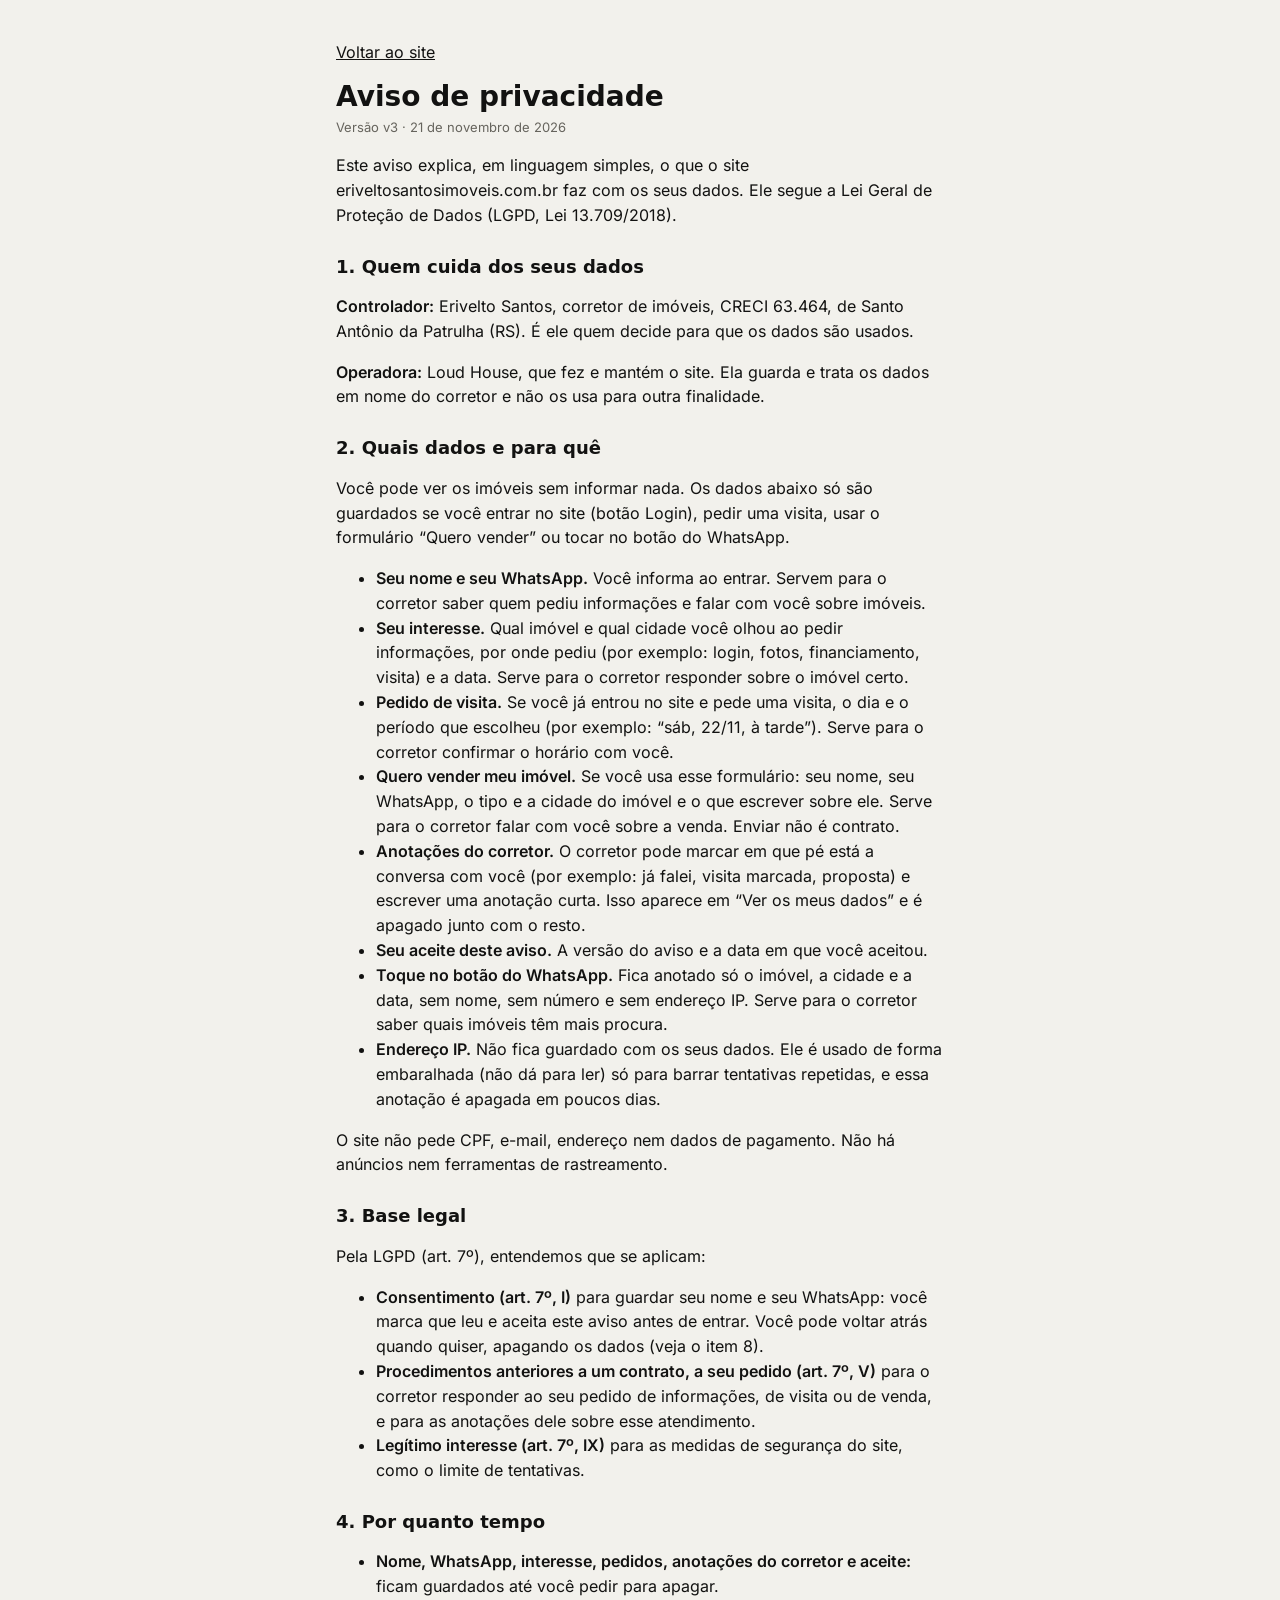
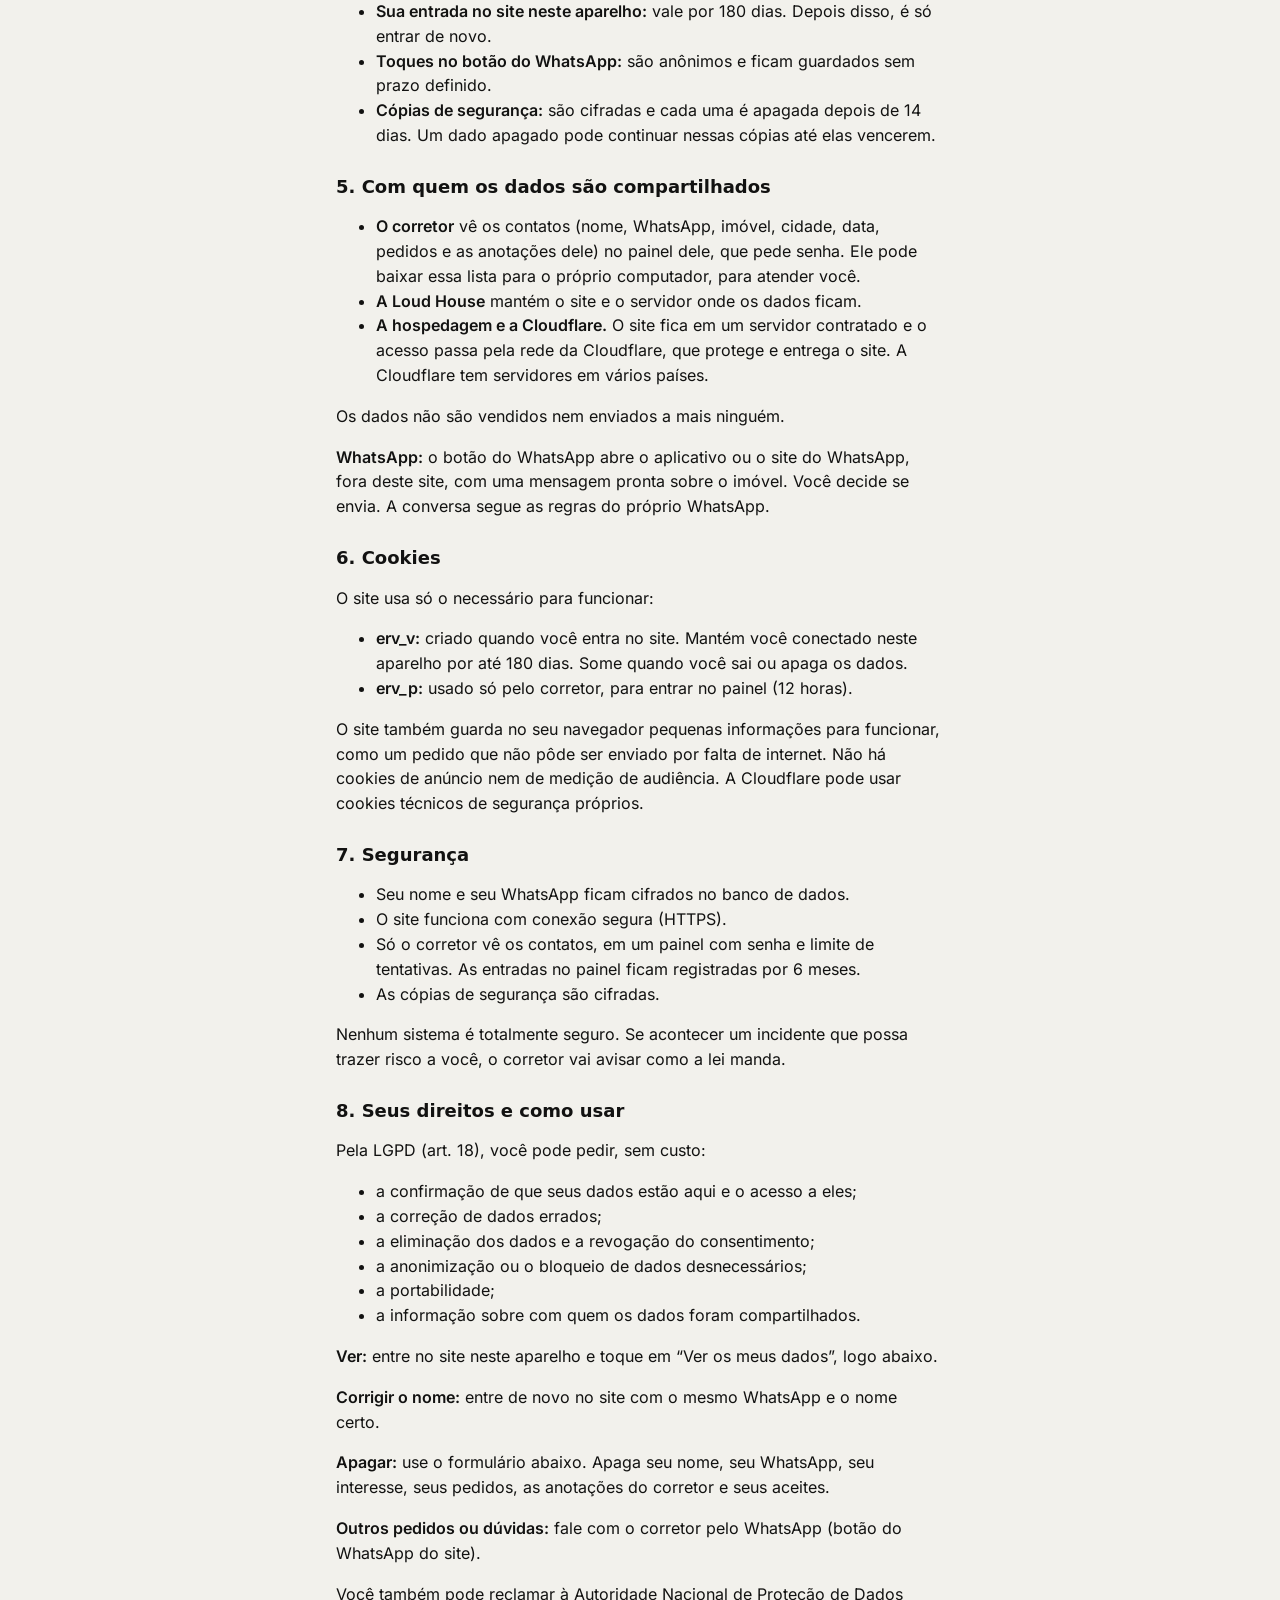
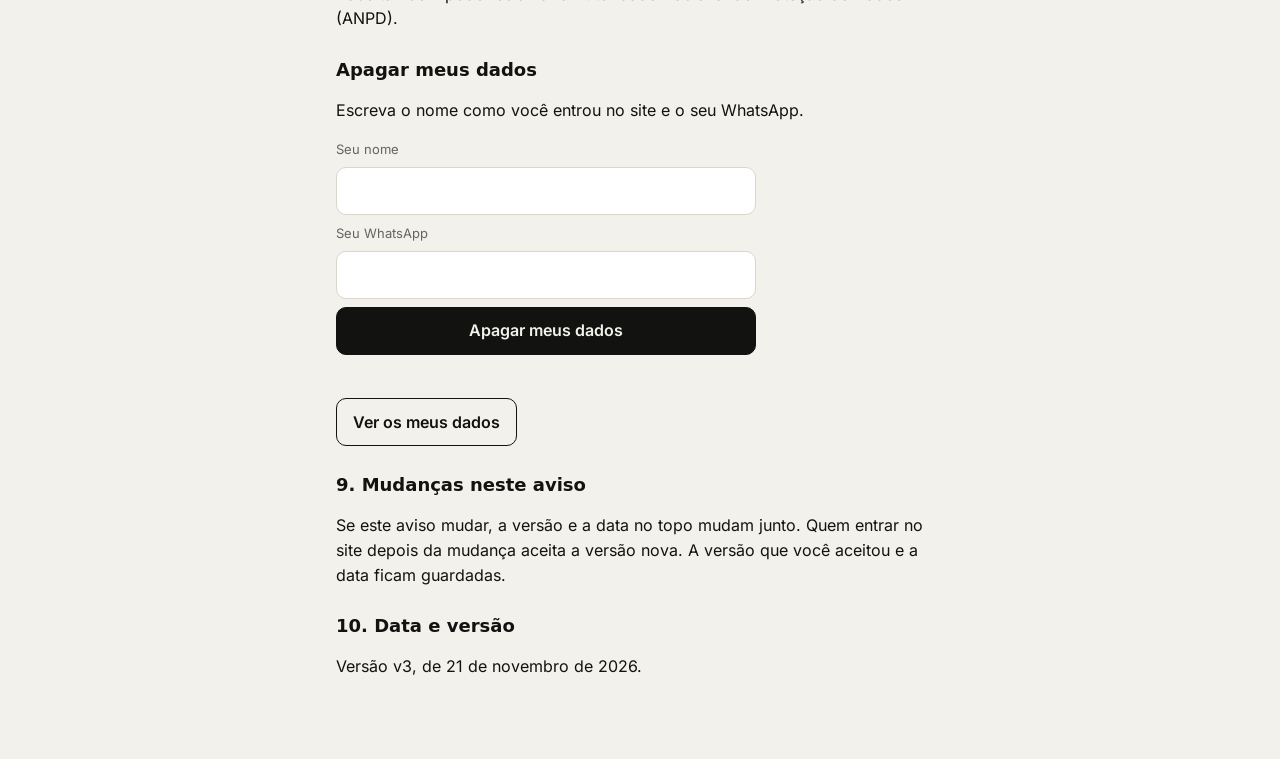
<file: site/privacidade/index.html>
<!doctype html>
<!-- modelo, sem revisão jurídica (pendente: T02)
     Este aviso descreve o que o servidor (app/app.py) faz de verdade. Mudou o servidor? Revise este texto.
     Ao mudar o texto: suba a versão AQUI (data-versao e "Versão vN"), em AVISO_VERSAO no site/ponte.js e no padrão de
     ERV_AVISO_VERSAO (app/app.py e .env.example). O teste test_t03_aviso_privacidade.py confere se os quatro batem. -->
<html lang="pt-BR">
<head>
<meta charset="utf-8">
<meta name="viewport" content="width=device-width,initial-scale=1">
<meta name="robots" content="noindex,nofollow">
<title>Aviso de privacidade · Erivelto Santos</title>
<link rel="stylesheet" href="/fontes/fontes.css">
<link rel="stylesheet" href="/privacidade/privacidade.css">
</head>
<body>
<main class="pv">
<p><a href="/" class="pv-volta">Voltar ao site</a></p>
<h1>Aviso de privacidade</h1>
<p class="pv-d" id="pv-versao" data-versao="v3">Versão v3 · 21 de novembro de 2026</p>

<p>Este aviso explica, em linguagem simples, o que o site eriveltosantosimoveis.com.br faz com os seus dados. Ele segue a Lei Geral de Proteção de Dados (LGPD, Lei 13.709/2018).</p>

<h2 id="quem">1. Quem cuida dos seus dados</h2>
<p><b>Controlador:</b> Erivelto Santos, corretor de imóveis, CRECI 63.464, de Santo Antônio da Patrulha (RS). É ele quem decide para que os dados são usados.</p>
<p><b>Operadora:</b> Loud House, que fez e mantém o site. Ela guarda e trata os dados em nome do corretor e não os usa para outra finalidade.</p>

<h2 id="dados">2. Quais dados e para quê</h2>
<p>Você pode ver os imóveis sem informar nada. Os dados abaixo só são guardados se você entrar no site (botão Login), pedir uma visita, usar o formulário “Quero vender” ou tocar no botão do WhatsApp.</p>
<ul>
<li><b>Seu nome e seu WhatsApp.</b> Você informa ao entrar. Servem para o corretor saber quem pediu informações e falar com você sobre imóveis.</li>
<li><b>Seu interesse.</b> Qual imóvel e qual cidade você olhou ao pedir informações, por onde pediu (por exemplo: login, fotos, financiamento, visita) e a data. Serve para o corretor responder sobre o imóvel certo.</li>
<li><b>Pedido de visita.</b> Se você já entrou no site e pede uma visita, o dia e o período que escolheu (por exemplo: “sáb, 22/11, à tarde”). Serve para o corretor confirmar o horário com você.</li>
<li><b>Quero vender meu imóvel.</b> Se você usa esse formulário: seu nome, seu WhatsApp, o tipo e a cidade do imóvel e o que escrever sobre ele. Serve para o corretor falar com você sobre a venda. Enviar não é contrato.</li>
<li><b>Anotações do corretor.</b> O corretor pode marcar em que pé está a conversa com você (por exemplo: já falei, visita marcada, proposta) e escrever uma anotação curta. Isso aparece em “Ver os meus dados” e é apagado junto com o resto.</li>
<li><b>Seu aceite deste aviso.</b> A versão do aviso e a data em que você aceitou.</li>
<li><b>Toque no botão do WhatsApp.</b> Fica anotado só o imóvel, a cidade e a data, sem nome, sem número e sem endereço IP. Serve para o corretor saber quais imóveis têm mais procura.</li>
<li><b>Endereço IP.</b> Não fica guardado com os seus dados. Ele é usado de forma embaralhada (não dá para ler) só para barrar tentativas repetidas, e essa anotação é apagada em poucos dias.</li>
</ul>
<p>O site não pede CPF, e-mail, endereço nem dados de pagamento. Não há anúncios nem ferramentas de rastreamento.</p>

<h2 id="base">3. Base legal</h2>
<p>Pela LGPD (art. 7º), entendemos que se aplicam:</p>
<ul>
<li><b>Consentimento (art. 7º, I)</b> para guardar seu nome e seu WhatsApp: você marca que leu e aceita este aviso antes de entrar. Você pode voltar atrás quando quiser, apagando os dados (veja o item 8).</li>
<li><b>Procedimentos anteriores a um contrato, a seu pedido (art. 7º, V)</b> para o corretor responder ao seu pedido de informações, de visita ou de venda, e para as anotações dele sobre esse atendimento.</li>
<li><b>Legítimo interesse (art. 7º, IX)</b> para as medidas de segurança do site, como o limite de tentativas.</li>
</ul>

<h2 id="tempo">4. Por quanto tempo</h2>
<ul>
<li><b>Nome, WhatsApp, interesse, pedidos, anotações do corretor e aceite:</b> ficam guardados até você pedir para apagar.</li>
<li><b>Sua entrada no site neste aparelho:</b> vale por 180 dias. Depois disso, é só entrar de novo.</li>
<li><b>Toques no botão do WhatsApp:</b> são anônimos e ficam guardados sem prazo definido.</li>
<li><b>Cópias de segurança:</b> são cifradas e cada uma é apagada depois de 14 dias. Um dado apagado pode continuar nessas cópias até elas vencerem.</li>
</ul>

<h2 id="quem-ve">5. Com quem os dados são compartilhados</h2>
<ul>
<li><b>O corretor</b> vê os contatos (nome, WhatsApp, imóvel, cidade, data, pedidos e as anotações dele) no painel dele, que pede senha. Ele pode baixar essa lista para o próprio computador, para atender você.</li>
<li><b>A Loud House</b> mantém o site e o servidor onde os dados ficam.</li>
<li><b>A hospedagem e a Cloudflare.</b> O site fica em um servidor contratado e o acesso passa pela rede da Cloudflare, que protege e entrega o site. A Cloudflare tem servidores em vários países.</li>
</ul>
<p>Os dados não são vendidos nem enviados a mais ninguém.</p>
<p><b>WhatsApp:</b> o botão do WhatsApp abre o aplicativo ou o site do WhatsApp, fora deste site, com uma mensagem pronta sobre o imóvel. Você decide se envia. A conversa segue as regras do próprio WhatsApp.</p>

<h2 id="cookies">6. Cookies</h2>
<p>O site usa só o necessário para funcionar:</p>
<ul>
<li><b>erv_v:</b> criado quando você entra no site. Mantém você conectado neste aparelho por até 180 dias. Some quando você sai ou apaga os dados.</li>
<li><b>erv_p:</b> usado só pelo corretor, para entrar no painel (12 horas).</li>
</ul>
<p>O site também guarda no seu navegador pequenas informações para funcionar, como um pedido que não pôde ser enviado por falta de internet. Não há cookies de anúncio nem de medição de audiência. A Cloudflare pode usar cookies técnicos de segurança próprios.</p>

<h2 id="seguranca">7. Segurança</h2>
<ul>
<li>Seu nome e seu WhatsApp ficam cifrados no banco de dados.</li>
<li>O site funciona com conexão segura (HTTPS).</li>
<li>Só o corretor vê os contatos, em um painel com senha e limite de tentativas. As entradas no painel ficam registradas por 6 meses.</li>
<li>As cópias de segurança são cifradas.</li>
</ul>
<p>Nenhum sistema é totalmente seguro. Se acontecer um incidente que possa trazer risco a você, o corretor vai avisar como a lei manda.</p>

<h2 id="direitos">8. Seus direitos e como usar</h2>
<p>Pela LGPD (art. 18), você pode pedir, sem custo:</p>
<ul>
<li>a confirmação de que seus dados estão aqui e o acesso a eles;</li>
<li>a correção de dados errados;</li>
<li>a eliminação dos dados e a revogação do consentimento;</li>
<li>a anonimização ou o bloqueio de dados desnecessários;</li>
<li>a portabilidade;</li>
<li>a informação sobre com quem os dados foram compartilhados.</li>
</ul>
<p><b>Ver:</b> entre no site neste aparelho e toque em “Ver os meus dados”, logo abaixo.</p>
<p><b>Corrigir o nome:</b> entre de novo no site com o mesmo WhatsApp e o nome certo.</p>
<p><b>Apagar:</b> use o formulário abaixo. Apaga seu nome, seu WhatsApp, seu interesse, seus pedidos, as anotações do corretor e seus aceites.</p>
<p><b>Outros pedidos ou dúvidas:</b> fale com o corretor pelo WhatsApp<span id="pv-wa-fala"> (botão do WhatsApp do site)</span><a id="pv-wa-link" target="_blank" rel="noopener noreferrer" hidden></a>.</p>
<p>Você também pode reclamar à Autoridade Nacional de Proteção de Dados (ANPD).</p>

<h2 id="apagar">Apagar meus dados</h2>
<p>Escreva o nome como você entrou no site e o seu WhatsApp.</p>
<form id="pv-apagar" class="pv-f" novalidate>
  <label for="pv-nome">Seu nome</label>
  <input id="pv-nome" name="nome" autocomplete="name" maxlength="60">
  <label for="pv-wa">Seu WhatsApp</label>
  <input id="pv-wa" name="whatsapp" type="tel" inputmode="tel" autocomplete="tel" maxlength="25" required>
  <button type="submit">Apagar meus dados</button>
  <p id="pv-msg" role="status"></p>
</form>
<p><button type="button" id="pv-ver" class="pv-b2">Ver os meus dados</button></p>
<pre id="pv-dados" hidden></pre>

<h2 id="mudancas">9. Mudanças neste aviso</h2>
<p>Se este aviso mudar, a versão e a data no topo mudam junto. Quem entrar no site depois da mudança aceita a versão nova. A versão que você aceitou e a data ficam guardadas.</p>

<h2 id="versao">10. Data e versão</h2>
<p>Versão v3, de 21 de novembro de 2026.</p>
</main>
<script src="/privacidade/privacidade.js"></script>
</body>
</html>
</file>
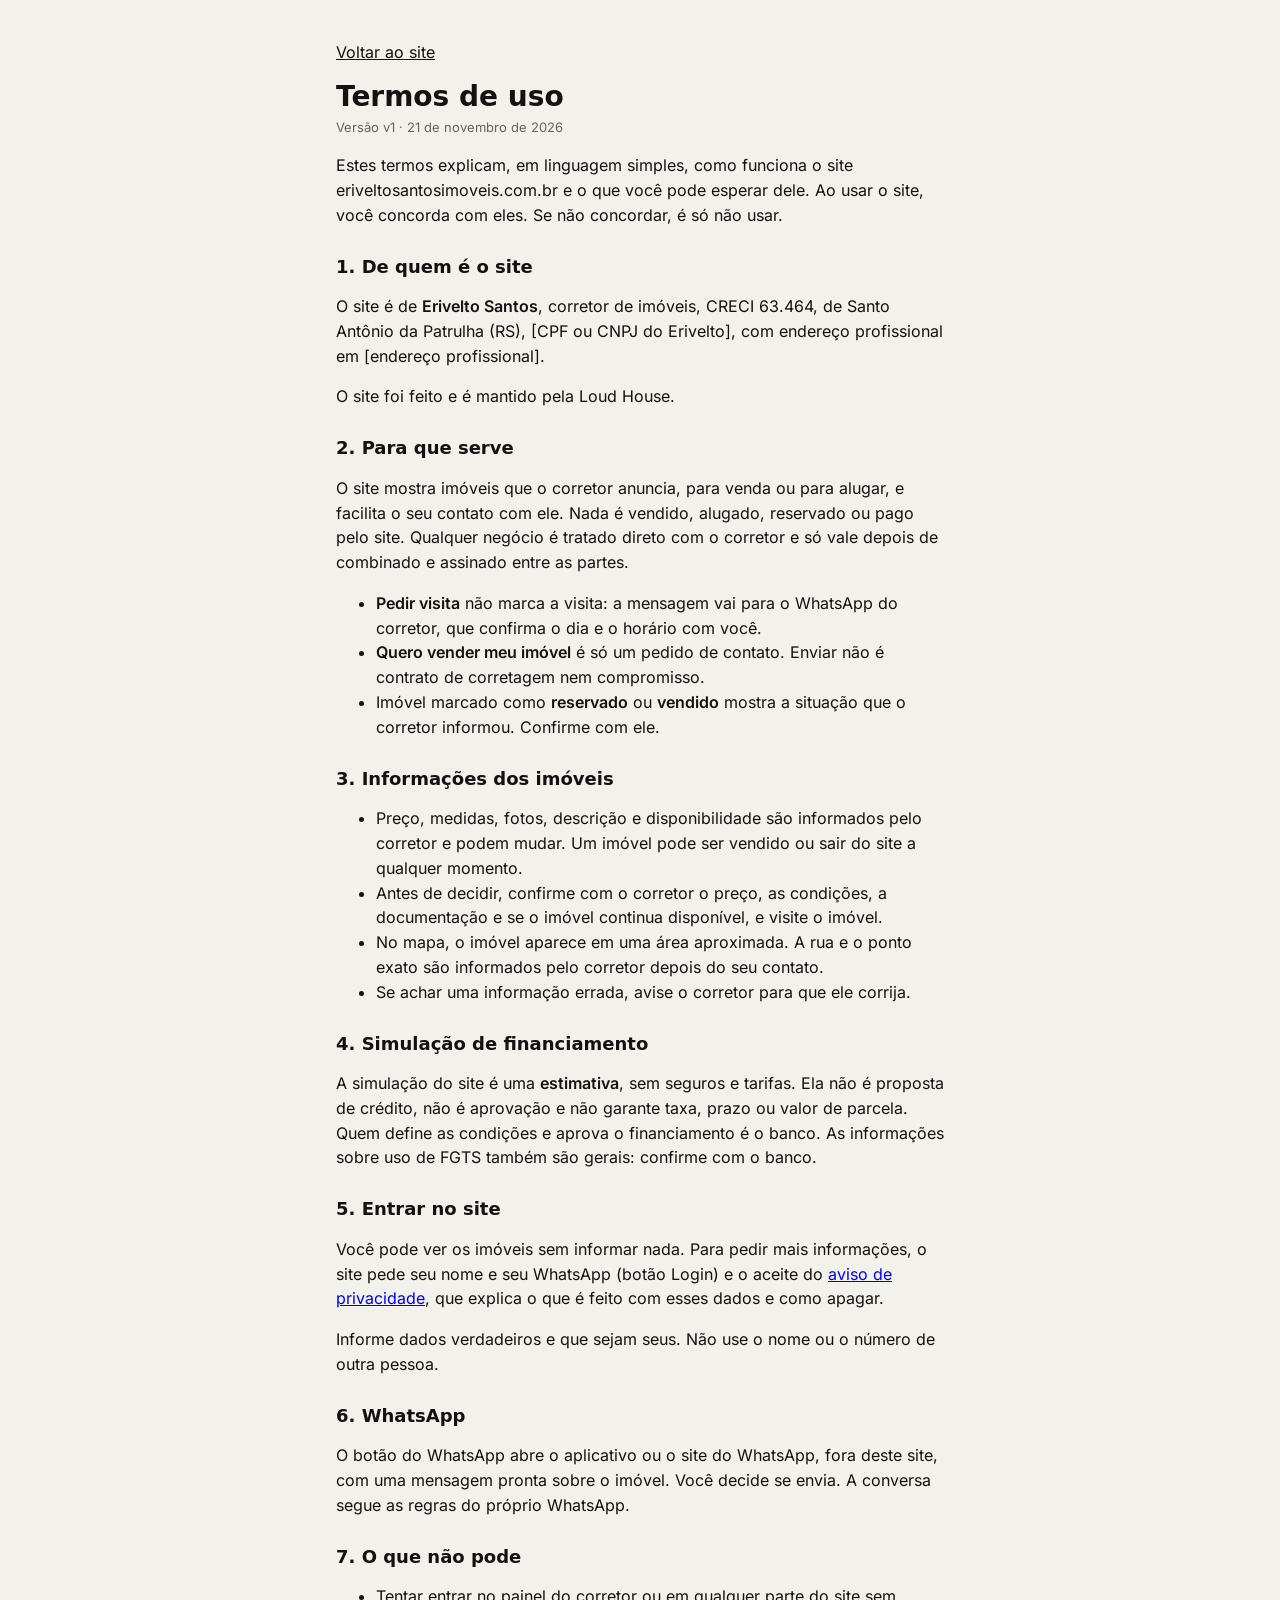
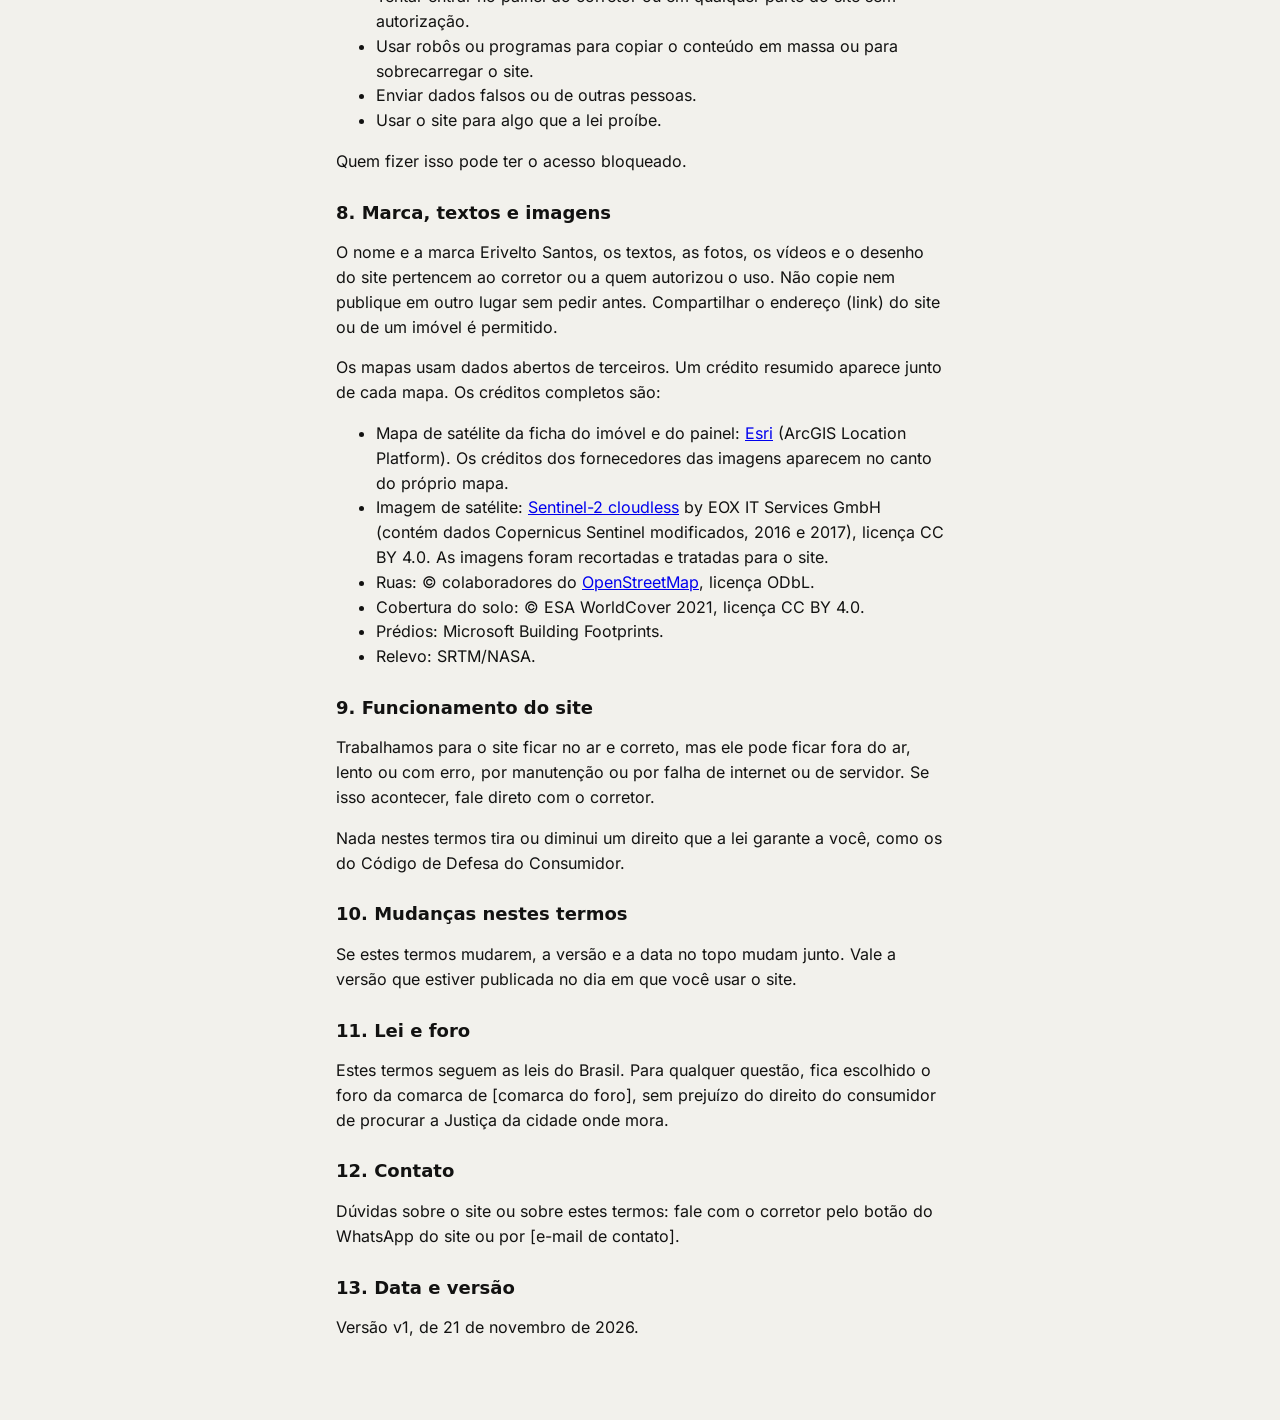
<file: site/termos/index.html>
<!doctype html>
<!-- modelo, sem revisão jurídica (pendente: T02)
     Os trechos entre [colchetes] são dados do Erivelto que faltam: preencher antes de publicar (ver PUBLICAR.md).
     Este texto descreve o que o site faz de verdade (site/index.html, site/ponte.js e app/app.py). Mudou o site? Revise.
     Ao mudar o texto: suba a versão aqui (data-versao e "Versão vN") e a data. Este termo não pede aceite: vale pelo uso do site. -->
<html lang="pt-BR">
<head>
<meta charset="utf-8">
<meta name="viewport" content="width=device-width,initial-scale=1">
<meta name="robots" content="noindex,nofollow">
<title>Termos de uso · Erivelto Santos</title>
<link rel="stylesheet" href="/fontes/fontes.css">
<link rel="stylesheet" href="/privacidade/privacidade.css">
</head>
<body>
<main class="pv">
<p><a href="/" class="pv-volta">Voltar ao site</a></p>
<h1>Termos de uso</h1>
<p class="pv-d" id="tu-versao" data-versao="v1">Versão v1 · 21 de novembro de 2026</p>

<p>Estes termos explicam, em linguagem simples, como funciona o site eriveltosantosimoveis.com.br e o que você pode esperar dele. Ao usar o site, você concorda com eles. Se não concordar, é só não usar.</p>

<h2 id="quem">1. De quem é o site</h2>
<p>O site é de <b>Erivelto Santos</b>, corretor de imóveis, CRECI 63.464, de Santo Antônio da Patrulha (RS), [CPF ou CNPJ do Erivelto], com endereço profissional em [endereço profissional].</p>
<p>O site foi feito e é mantido pela Loud House.</p>

<h2 id="o-que-e">2. Para que serve</h2>
<p>O site mostra imóveis que o corretor anuncia, para venda ou para alugar, e facilita o seu contato com ele. Nada é vendido, alugado, reservado ou pago pelo site. Qualquer negócio é tratado direto com o corretor e só vale depois de combinado e assinado entre as partes.</p>
<ul>
<li><b>Pedir visita</b> não marca a visita: a mensagem vai para o WhatsApp do corretor, que confirma o dia e o horário com você.</li>
<li><b>Quero vender meu imóvel</b> é só um pedido de contato. Enviar não é contrato de corretagem nem compromisso.</li>
<li>Imóvel marcado como <b>reservado</b> ou <b>vendido</b> mostra a situação que o corretor informou. Confirme com ele.</li>
</ul>

<h2 id="imoveis">3. Informações dos imóveis</h2>
<ul>
<li>Preço, medidas, fotos, descrição e disponibilidade são informados pelo corretor e podem mudar. Um imóvel pode ser vendido ou sair do site a qualquer momento.</li>
<li>Antes de decidir, confirme com o corretor o preço, as condições, a documentação e se o imóvel continua disponível, e visite o imóvel.</li>
<li>No mapa, o imóvel aparece em uma área aproximada. A rua e o ponto exato são informados pelo corretor depois do seu contato.</li>
<li>Se achar uma informação errada, avise o corretor para que ele corrija.</li>
</ul>

<h2 id="simulacao">4. Simulação de financiamento</h2>
<p>A simulação do site é uma <b>estimativa</b>, sem seguros e tarifas. Ela não é proposta de crédito, não é aprovação e não garante taxa, prazo ou valor de parcela. Quem define as condições e aprova o financiamento é o banco. As informações sobre uso de FGTS também são gerais: confirme com o banco.</p>

<h2 id="entrar">5. Entrar no site</h2>
<p>Você pode ver os imóveis sem informar nada. Para pedir mais informações, o site pede seu nome e seu WhatsApp (botão Login) e o aceite do <a href="/privacidade/">aviso de privacidade</a>, que explica o que é feito com esses dados e como apagar.</p>
<p>Informe dados verdadeiros e que sejam seus. Não use o nome ou o número de outra pessoa.</p>

<h2 id="whatsapp">6. WhatsApp</h2>
<p>O botão do WhatsApp abre o aplicativo ou o site do WhatsApp, fora deste site, com uma mensagem pronta sobre o imóvel. Você decide se envia. A conversa segue as regras do próprio WhatsApp.</p>

<h2 id="uso">7. O que não pode</h2>
<ul>
<li>Tentar entrar no painel do corretor ou em qualquer parte do site sem autorização.</li>
<li>Usar robôs ou programas para copiar o conteúdo em massa ou para sobrecarregar o site.</li>
<li>Enviar dados falsos ou de outras pessoas.</li>
<li>Usar o site para algo que a lei proíbe.</li>
</ul>
<p>Quem fizer isso pode ter o acesso bloqueado.</p>

<h2 id="conteudo">8. Marca, textos e imagens</h2>
<p>O nome e a marca Erivelto Santos, os textos, as fotos, os vídeos e o desenho do site pertencem ao corretor ou a quem autorizou o uso. Não copie nem publique em outro lugar sem pedir antes. Compartilhar o endereço (link) do site ou de um imóvel é permitido.</p>
<p>Os mapas usam dados abertos de terceiros. Um crédito resumido aparece junto de cada mapa. Os créditos completos são:</p>
<ul>
<li>Mapa de satélite da ficha do imóvel e do painel: <a href="https://www.esri.com" target="_blank" rel="noopener noreferrer">Esri</a> (ArcGIS Location Platform). Os créditos dos fornecedores das imagens aparecem no canto do próprio mapa.</li>
<li>Imagem de satélite: <a href="https://s2maps.eu" target="_blank" rel="noopener noreferrer">Sentinel-2 cloudless</a> by EOX IT Services GmbH (contém dados Copernicus Sentinel modificados, 2016 e 2017), licença CC BY 4.0. As imagens foram recortadas e tratadas para o site.</li>
<li>Ruas: © colaboradores do <a href="https://www.openstreetmap.org/copyright" target="_blank" rel="noopener noreferrer">OpenStreetMap</a>, licença ODbL.</li>
<li>Cobertura do solo: © ESA WorldCover 2021, licença CC BY 4.0.</li>
<li>Prédios: Microsoft Building Footprints.</li>
<li>Relevo: SRTM/NASA.</li>
</ul>

<h2 id="funcionamento">9. Funcionamento do site</h2>
<p>Trabalhamos para o site ficar no ar e correto, mas ele pode ficar fora do ar, lento ou com erro, por manutenção ou por falha de internet ou de servidor. Se isso acontecer, fale direto com o corretor.</p>
<p>Nada nestes termos tira ou diminui um direito que a lei garante a você, como os do Código de Defesa do Consumidor.</p>

<h2 id="mudancas">10. Mudanças nestes termos</h2>
<p>Se estes termos mudarem, a versão e a data no topo mudam junto. Vale a versão que estiver publicada no dia em que você usar o site.</p>

<h2 id="lei">11. Lei e foro</h2>
<p>Estes termos seguem as leis do Brasil. Para qualquer questão, fica escolhido o foro da comarca de [comarca do foro], sem prejuízo do direito do consumidor de procurar a Justiça da cidade onde mora.</p>

<h2 id="contato">12. Contato</h2>
<p>Dúvidas sobre o site ou sobre estes termos: fale com o corretor pelo botão do WhatsApp do site ou por [e-mail de contato].</p>

<h2 id="versao">13. Data e versão</h2>
<p>Versão v1, de 21 de novembro de 2026.</p>
</main>
</body>
</html>
</file>
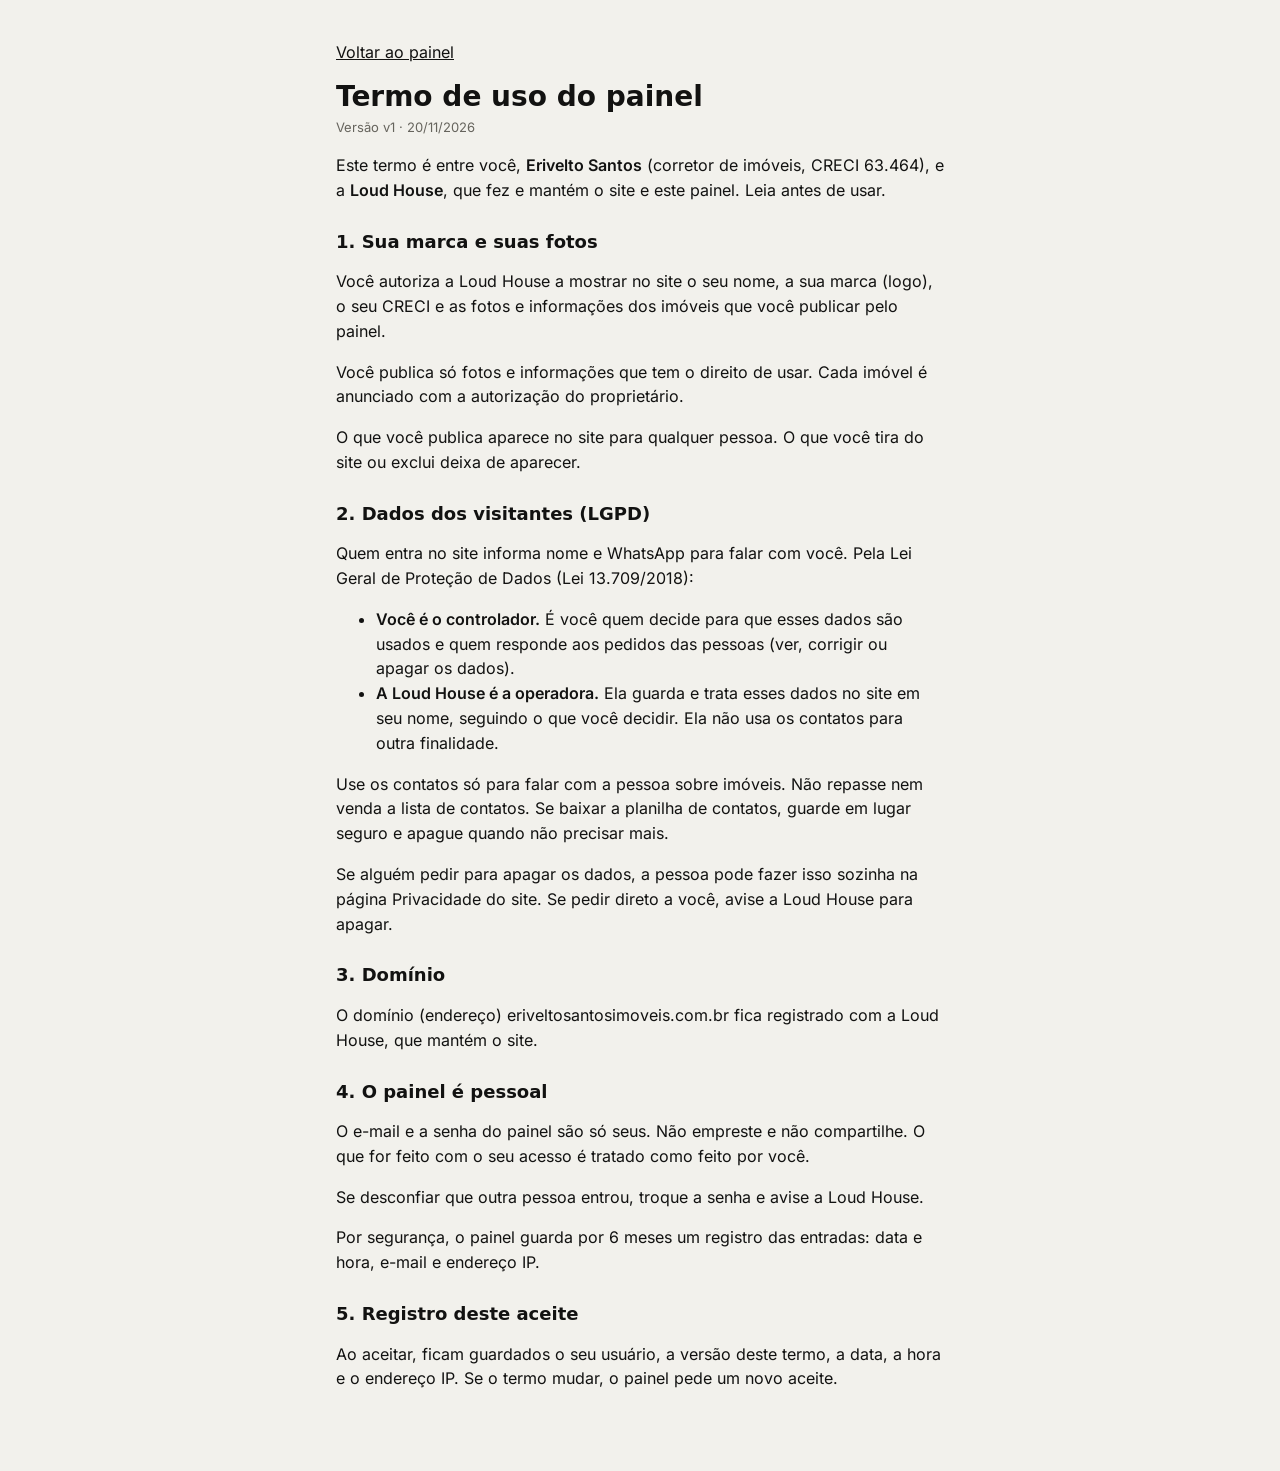
<file: site/painel/termo.html>
<!-- modelo, sem revisão jurídica (pendente: T02). Texto do termo que o corretor aceita no 1º acesso ao painel (T24).
     Ao mudar o texto: troque a versão AQUI (data-versao e "Versão vN") e na variável ERV_TERMO_VERSAO do servidor.
     Com a versão nova, o painel pede o aceite de novo; os aceites antigos continuam guardados (tabela "termos"). -->
<!doctype html>
<html lang="pt-BR">
<head>
<meta charset="utf-8">
<meta name="viewport" content="width=device-width,initial-scale=1">
<meta name="robots" content="noindex,nofollow">
<title>Termo de uso do painel · Erivelto Santos</title>
<link rel="stylesheet" href="/fontes/fontes.css">
<link rel="stylesheet" href="/privacidade/privacidade.css">
</head>
<body>
<main class="pv">
<p><a href="/painel/" class="pv-volta">Voltar ao painel</a></p>
<h1>Termo de uso do painel</h1>
<div id="pt-termo-texto" data-versao="v1">
<p class="pv-d">Versão v1 · 20/11/2026</p>
<p>Este termo é entre você, <b>Erivelto Santos</b> (corretor de imóveis, CRECI 63.464), e a <b>Loud House</b>, que fez e mantém o site e este painel. Leia antes de usar.</p>

<h2>1. Sua marca e suas fotos</h2>
<p>Você autoriza a Loud House a mostrar no site o seu nome, a sua marca (logo), o seu CRECI e as fotos e informações dos imóveis que você publicar pelo painel.</p>
<p>Você publica só fotos e informações que tem o direito de usar. Cada imóvel é anunciado com a autorização do proprietário.</p>
<p>O que você publica aparece no site para qualquer pessoa. O que você tira do site ou exclui deixa de aparecer.</p>

<h2>2. Dados dos visitantes (LGPD)</h2>
<p>Quem entra no site informa nome e WhatsApp para falar com você. Pela Lei Geral de Proteção de Dados (Lei 13.709/2018):</p>
<ul>
<li><b>Você é o controlador.</b> É você quem decide para que esses dados são usados e quem responde aos pedidos das pessoas (ver, corrigir ou apagar os dados).</li>
<li><b>A Loud House é a operadora.</b> Ela guarda e trata esses dados no site em seu nome, seguindo o que você decidir. Ela não usa os contatos para outra finalidade.</li>
</ul>
<p>Use os contatos só para falar com a pessoa sobre imóveis. Não repasse nem venda a lista de contatos. Se baixar a planilha de contatos, guarde em lugar seguro e apague quando não precisar mais.</p>
<p>Se alguém pedir para apagar os dados, a pessoa pode fazer isso sozinha na página Privacidade do site. Se pedir direto a você, avise a Loud House para apagar.</p>

<h2>3. Domínio</h2>
<p>O domínio (endereço) eriveltosantosimoveis.com.br fica registrado com a Loud House, que mantém o site.</p>

<h2>4. O painel é pessoal</h2>
<p>O e-mail e a senha do painel são só seus. Não empreste e não compartilhe. O que for feito com o seu acesso é tratado como feito por você.</p>
<p>Se desconfiar que outra pessoa entrou, troque a senha e avise a Loud House.</p>
<p>Por segurança, o painel guarda por 6 meses um registro das entradas: data e hora, e-mail e endereço IP.</p>

<h2>5. Registro deste aceite</h2>
<p>Ao aceitar, ficam guardados o seu usuário, a versão deste termo, a data, a hora e o endereço IP. Se o termo mudar, o painel pede um novo aceite.</p>
</div>
</main>
</body>
</html>
</file>
<file: fontes/fontes.css>
/* Fontes (licença SIL Open Font License 1.1): Poppins, Inter, Manrope, Instrument Serif. Cópia local para o site não depender de fora. */
/* latin-ext */
@font-face {
  font-family: 'Instrument Serif';
  font-style: normal;
  font-weight: 400;
  font-display: swap;
  src: url(instrumentserif-400-latin-ext.woff2) format('woff2');
  unicode-range: U+0100-02BA, U+02BD-02C5, U+02C7-02CC, U+02CE-02D7, U+02DD-02FF, U+0304, U+0308, U+0329, U+1D00-1DBF, U+1E00-1E9F, U+1EF2-1EFF, U+2020, U+20A0-20AB, U+20AD-20C4, U+2113, U+2C60-2C7F, U+A720-A7FF;
}
/* latin */
@font-face {
  font-family: 'Instrument Serif';
  font-style: normal;
  font-weight: 400;
  font-display: swap;
  src: url(instrumentserif-400-latin.woff2) format('woff2');
  unicode-range: U+0000-00FF, U+0131, U+0152-0153, U+02BB-02BC, U+02C6, U+02DA, U+02DC, U+0304, U+0308, U+0329, U+2000-206F, U+20AC, U+2122, U+2191, U+2193, U+2212, U+2215, U+FEFF, U+FFFD;
}
/* latin-ext */
@font-face {
  font-family: 'Inter';
  font-style: normal;
  font-weight: 400;
  font-display: swap;
  src: url(inter-400-latin-ext.woff2) format('woff2');
  unicode-range: U+0100-02BA, U+02BD-02C5, U+02C7-02CC, U+02CE-02D7, U+02DD-02FF, U+0304, U+0308, U+0329, U+1D00-1DBF, U+1E00-1E9F, U+1EF2-1EFF, U+2020, U+20A0-20AB, U+20AD-20C4, U+2113, U+2C60-2C7F, U+A720-A7FF;
}
/* latin */
@font-face {
  font-family: 'Inter';
  font-style: normal;
  font-weight: 400;
  font-display: swap;
  src: url(inter-400-latin.woff2) format('woff2');
  unicode-range: U+0000-00FF, U+0131, U+0152-0153, U+02BB-02BC, U+02C6, U+02DA, U+02DC, U+0304, U+0308, U+0329, U+2000-206F, U+20AC, U+2122, U+2191, U+2193, U+2212, U+2215, U+FEFF, U+FFFD;
}
/* latin-ext */
@font-face {
  font-family: 'Inter';
  font-style: normal;
  font-weight: 500;
  font-display: swap;
  src: url(inter-500-latin-ext.woff2) format('woff2');
  unicode-range: U+0100-02BA, U+02BD-02C5, U+02C7-02CC, U+02CE-02D7, U+02DD-02FF, U+0304, U+0308, U+0329, U+1D00-1DBF, U+1E00-1E9F, U+1EF2-1EFF, U+2020, U+20A0-20AB, U+20AD-20C4, U+2113, U+2C60-2C7F, U+A720-A7FF;
}
/* latin */
@font-face {
  font-family: 'Inter';
  font-style: normal;
  font-weight: 500;
  font-display: swap;
  src: url(inter-500-latin.woff2) format('woff2');
  unicode-range: U+0000-00FF, U+0131, U+0152-0153, U+02BB-02BC, U+02C6, U+02DA, U+02DC, U+0304, U+0308, U+0329, U+2000-206F, U+20AC, U+2122, U+2191, U+2193, U+2212, U+2215, U+FEFF, U+FFFD;
}
/* latin-ext */
@font-face {
  font-family: 'Inter';
  font-style: normal;
  font-weight: 600;
  font-display: swap;
  src: url(inter-600-latin-ext.woff2) format('woff2');
  unicode-range: U+0100-02BA, U+02BD-02C5, U+02C7-02CC, U+02CE-02D7, U+02DD-02FF, U+0304, U+0308, U+0329, U+1D00-1DBF, U+1E00-1E9F, U+1EF2-1EFF, U+2020, U+20A0-20AB, U+20AD-20C4, U+2113, U+2C60-2C7F, U+A720-A7FF;
}
/* latin */
@font-face {
  font-family: 'Inter';
  font-style: normal;
  font-weight: 600;
  font-display: swap;
  src: url(inter-600-latin.woff2) format('woff2');
  unicode-range: U+0000-00FF, U+0131, U+0152-0153, U+02BB-02BC, U+02C6, U+02DA, U+02DC, U+0304, U+0308, U+0329, U+2000-206F, U+20AC, U+2122, U+2191, U+2193, U+2212, U+2215, U+FEFF, U+FFFD;
}
/* latin-ext */
@font-face {
  font-family: 'Manrope';
  font-style: normal;
  font-weight: 400;
  font-display: swap;
  src: url(manrope-400-latin-ext.woff2) format('woff2');
  unicode-range: U+0100-02BA, U+02BD-02C5, U+02C7-02CC, U+02CE-02D7, U+02DD-02FF, U+0304, U+0308, U+0329, U+1D00-1DBF, U+1E00-1E9F, U+1EF2-1EFF, U+2020, U+20A0-20AB, U+20AD-20C4, U+2113, U+2C60-2C7F, U+A720-A7FF;
}
/* latin */
@font-face {
  font-family: 'Manrope';
  font-style: normal;
  font-weight: 400;
  font-display: swap;
  src: url(manrope-400-latin.woff2) format('woff2');
  unicode-range: U+0000-00FF, U+0131, U+0152-0153, U+02BB-02BC, U+02C6, U+02DA, U+02DC, U+0304, U+0308, U+0329, U+2000-206F, U+20AC, U+2122, U+2191, U+2193, U+2212, U+2215, U+FEFF, U+FFFD;
}
/* latin-ext */
@font-face {
  font-family: 'Manrope';
  font-style: normal;
  font-weight: 500;
  font-display: swap;
  src: url(manrope-500-latin-ext.woff2) format('woff2');
  unicode-range: U+0100-02BA, U+02BD-02C5, U+02C7-02CC, U+02CE-02D7, U+02DD-02FF, U+0304, U+0308, U+0329, U+1D00-1DBF, U+1E00-1E9F, U+1EF2-1EFF, U+2020, U+20A0-20AB, U+20AD-20C4, U+2113, U+2C60-2C7F, U+A720-A7FF;
}
/* latin */
@font-face {
  font-family: 'Manrope';
  font-style: normal;
  font-weight: 500;
  font-display: swap;
  src: url(manrope-500-latin.woff2) format('woff2');
  unicode-range: U+0000-00FF, U+0131, U+0152-0153, U+02BB-02BC, U+02C6, U+02DA, U+02DC, U+0304, U+0308, U+0329, U+2000-206F, U+20AC, U+2122, U+2191, U+2193, U+2212, U+2215, U+FEFF, U+FFFD;
}
/* latin-ext */
@font-face {
  font-family: 'Manrope';
  font-style: normal;
  font-weight: 600;
  font-display: swap;
  src: url(manrope-600-latin-ext.woff2) format('woff2');
  unicode-range: U+0100-02BA, U+02BD-02C5, U+02C7-02CC, U+02CE-02D7, U+02DD-02FF, U+0304, U+0308, U+0329, U+1D00-1DBF, U+1E00-1E9F, U+1EF2-1EFF, U+2020, U+20A0-20AB, U+20AD-20C4, U+2113, U+2C60-2C7F, U+A720-A7FF;
}
/* latin */
@font-face {
  font-family: 'Manrope';
  font-style: normal;
  font-weight: 600;
  font-display: swap;
  src: url(manrope-600-latin.woff2) format('woff2');
  unicode-range: U+0000-00FF, U+0131, U+0152-0153, U+02BB-02BC, U+02C6, U+02DA, U+02DC, U+0304, U+0308, U+0329, U+2000-206F, U+20AC, U+2122, U+2191, U+2193, U+2212, U+2215, U+FEFF, U+FFFD;
}
/* latin-ext */
@font-face {
  font-family: 'Manrope';
  font-style: normal;
  font-weight: 700;
  font-display: swap;
  src: url(manrope-700-latin-ext.woff2) format('woff2');
  unicode-range: U+0100-02BA, U+02BD-02C5, U+02C7-02CC, U+02CE-02D7, U+02DD-02FF, U+0304, U+0308, U+0329, U+1D00-1DBF, U+1E00-1E9F, U+1EF2-1EFF, U+2020, U+20A0-20AB, U+20AD-20C4, U+2113, U+2C60-2C7F, U+A720-A7FF;
}
/* latin */
@font-face {
  font-family: 'Manrope';
  font-style: normal;
  font-weight: 700;
  font-display: swap;
  src: url(manrope-700-latin.woff2) format('woff2');
  unicode-range: U+0000-00FF, U+0131, U+0152-0153, U+02BB-02BC, U+02C6, U+02DA, U+02DC, U+0304, U+0308, U+0329, U+2000-206F, U+20AC, U+2122, U+2191, U+2193, U+2212, U+2215, U+FEFF, U+FFFD;
}
/* latin-ext */
@font-face {
  font-family: 'Poppins';
  font-style: normal;
  font-weight: 300;
  font-display: swap;
  src: url(poppins-300-latin-ext.woff2) format('woff2');
  unicode-range: U+0100-02BA, U+02BD-02C5, U+02C7-02CC, U+02CE-02D7, U+02DD-02FF, U+0304, U+0308, U+0329, U+1D00-1DBF, U+1E00-1E9F, U+1EF2-1EFF, U+2020, U+20A0-20AB, U+20AD-20C4, U+2113, U+2C60-2C7F, U+A720-A7FF;
}
/* latin */
@font-face {
  font-family: 'Poppins';
  font-style: normal;
  font-weight: 300;
  font-display: swap;
  src: url(poppins-300-latin.woff2) format('woff2');
  unicode-range: U+0000-00FF, U+0131, U+0152-0153, U+02BB-02BC, U+02C6, U+02DA, U+02DC, U+0304, U+0308, U+0329, U+2000-206F, U+20AC, U+2122, U+2191, U+2193, U+2212, U+2215, U+FEFF, U+FFFD;
}
/* latin-ext */
@font-face {
  font-family: 'Poppins';
  font-style: normal;
  font-weight: 400;
  font-display: swap;
  src: url(poppins-400-latin-ext.woff2) format('woff2');
  unicode-range: U+0100-02BA, U+02BD-02C5, U+02C7-02CC, U+02CE-02D7, U+02DD-02FF, U+0304, U+0308, U+0329, U+1D00-1DBF, U+1E00-1E9F, U+1EF2-1EFF, U+2020, U+20A0-20AB, U+20AD-20C4, U+2113, U+2C60-2C7F, U+A720-A7FF;
}
/* latin */
@font-face {
  font-family: 'Poppins';
  font-style: normal;
  font-weight: 400;
  font-display: swap;
  src: url(poppins-400-latin.woff2) format('woff2');
  unicode-range: U+0000-00FF, U+0131, U+0152-0153, U+02BB-02BC, U+02C6, U+02DA, U+02DC, U+0304, U+0308, U+0329, U+2000-206F, U+20AC, U+2122, U+2191, U+2193, U+2212, U+2215, U+FEFF, U+FFFD;
}
/* latin-ext */
@font-face {
  font-family: 'Poppins';
  font-style: normal;
  font-weight: 500;
  font-display: swap;
  src: url(poppins-500-latin-ext.woff2) format('woff2');
  unicode-range: U+0100-02BA, U+02BD-02C5, U+02C7-02CC, U+02CE-02D7, U+02DD-02FF, U+0304, U+0308, U+0329, U+1D00-1DBF, U+1E00-1E9F, U+1EF2-1EFF, U+2020, U+20A0-20AB, U+20AD-20C4, U+2113, U+2C60-2C7F, U+A720-A7FF;
}
/* latin */
@font-face {
  font-family: 'Poppins';
  font-style: normal;
  font-weight: 500;
  font-display: swap;
  src: url(poppins-500-latin.woff2) format('woff2');
  unicode-range: U+0000-00FF, U+0131, U+0152-0153, U+02BB-02BC, U+02C6, U+02DA, U+02DC, U+0304, U+0308, U+0329, U+2000-206F, U+20AC, U+2122, U+2191, U+2193, U+2212, U+2215, U+FEFF, U+FFFD;
}
/* latin-ext */
@font-face {
  font-family: 'Poppins';
  font-style: normal;
  font-weight: 600;
  font-display: swap;
  src: url(poppins-600-latin-ext.woff2) format('woff2');
  unicode-range: U+0100-02BA, U+02BD-02C5, U+02C7-02CC, U+02CE-02D7, U+02DD-02FF, U+0304, U+0308, U+0329, U+1D00-1DBF, U+1E00-1E9F, U+1EF2-1EFF, U+2020, U+20A0-20AB, U+20AD-20C4, U+2113, U+2C60-2C7F, U+A720-A7FF;
}
/* latin */
@font-face {
  font-family: 'Poppins';
  font-style: normal;
  font-weight: 600;
  font-display: swap;
  src: url(poppins-600-latin.woff2) format('woff2');
  unicode-range: U+0000-00FF, U+0131, U+0152-0153, U+02BB-02BC, U+02C6, U+02DA, U+02DC, U+0304, U+0308, U+0329, U+2000-206F, U+20AC, U+2122, U+2191, U+2193, U+2212, U+2215, U+FEFF, U+FFFD;
}
/* latin-ext */
@font-face {
  font-family: 'Poppins';
  font-style: normal;
  font-weight: 700;
  font-display: swap;
  src: url(poppins-700-latin-ext.woff2) format('woff2');
  unicode-range: U+0100-02BA, U+02BD-02C5, U+02C7-02CC, U+02CE-02D7, U+02DD-02FF, U+0304, U+0308, U+0329, U+1D00-1DBF, U+1E00-1E9F, U+1EF2-1EFF, U+2020, U+20A0-20AB, U+20AD-20C4, U+2113, U+2C60-2C7F, U+A720-A7FF;
}
/* latin */
@font-face {
  font-family: 'Poppins';
  font-style: normal;
  font-weight: 700;
  font-display: swap;
  src: url(poppins-700-latin.woff2) format('woff2');
  unicode-range: U+0000-00FF, U+0131, U+0152-0153, U+02BB-02BC, U+02C6, U+02DA, U+02DC, U+0304, U+0308, U+0329, U+2000-206F, U+20AC, U+2122, U+2191, U+2193, U+2212, U+2215, U+FEFF, U+FFFD;
}
</file>
<file: privacidade/privacidade.css>
:root{--bg:#F2F1EC;--ink:#121211;--mut:#66645D;--line:#D9D6CC;--surf:#fff;--acc:#FF4F1F}
@media(prefers-color-scheme:dark){:root{--bg:#0D0D0C;--ink:#F2F1EC;--mut:#A3A198;--line:#2D2C28;--surf:#171715}}
*{box-sizing:border-box}
body{margin:0;background:var(--bg);color:var(--ink);font:400 16px/1.55 Inter,system-ui,-apple-system,"Segoe UI",sans-serif}
.pv{max-width:640px;margin:0 auto;padding:24px 16px 64px}
h1{font:700 28px/1.15 "Space Grotesk",system-ui,sans-serif;margin:8px 0 4px}
h2{font:600 18px/1.25 "Space Grotesk",system-ui,sans-serif;margin:28px 0 6px}
.pv-d{color:var(--mut);font-size:13px;margin:0}
.pv-volta{color:var(--ink)}
.pv-f{display:grid;gap:8px;max-width:420px}
.pv-f label{font-size:13px;color:var(--mut)}
.pv-f input{min-height:48px;padding:0 12px;border:1px solid var(--line);border-radius:10px;background:var(--surf);color:var(--ink);font:inherit}
.pv-f button,.pv-b2{min-height:48px;padding:0 16px;border:1px solid var(--ink);border-radius:10px;background:var(--ink);color:var(--bg);font:inherit;font-weight:600;cursor:pointer}
.pv-b2{background:none;color:var(--ink)}
a:focus-visible,button:focus-visible,input:focus-visible{outline:2px solid var(--acc);outline-offset:2px}
#pv-msg{min-height:1.4em;margin:0;font-size:14px}
pre{white-space:pre-wrap;word-break:break-word;background:var(--surf);border:1px solid var(--line);border-radius:10px;padding:12px;font-size:13px}
</file>
